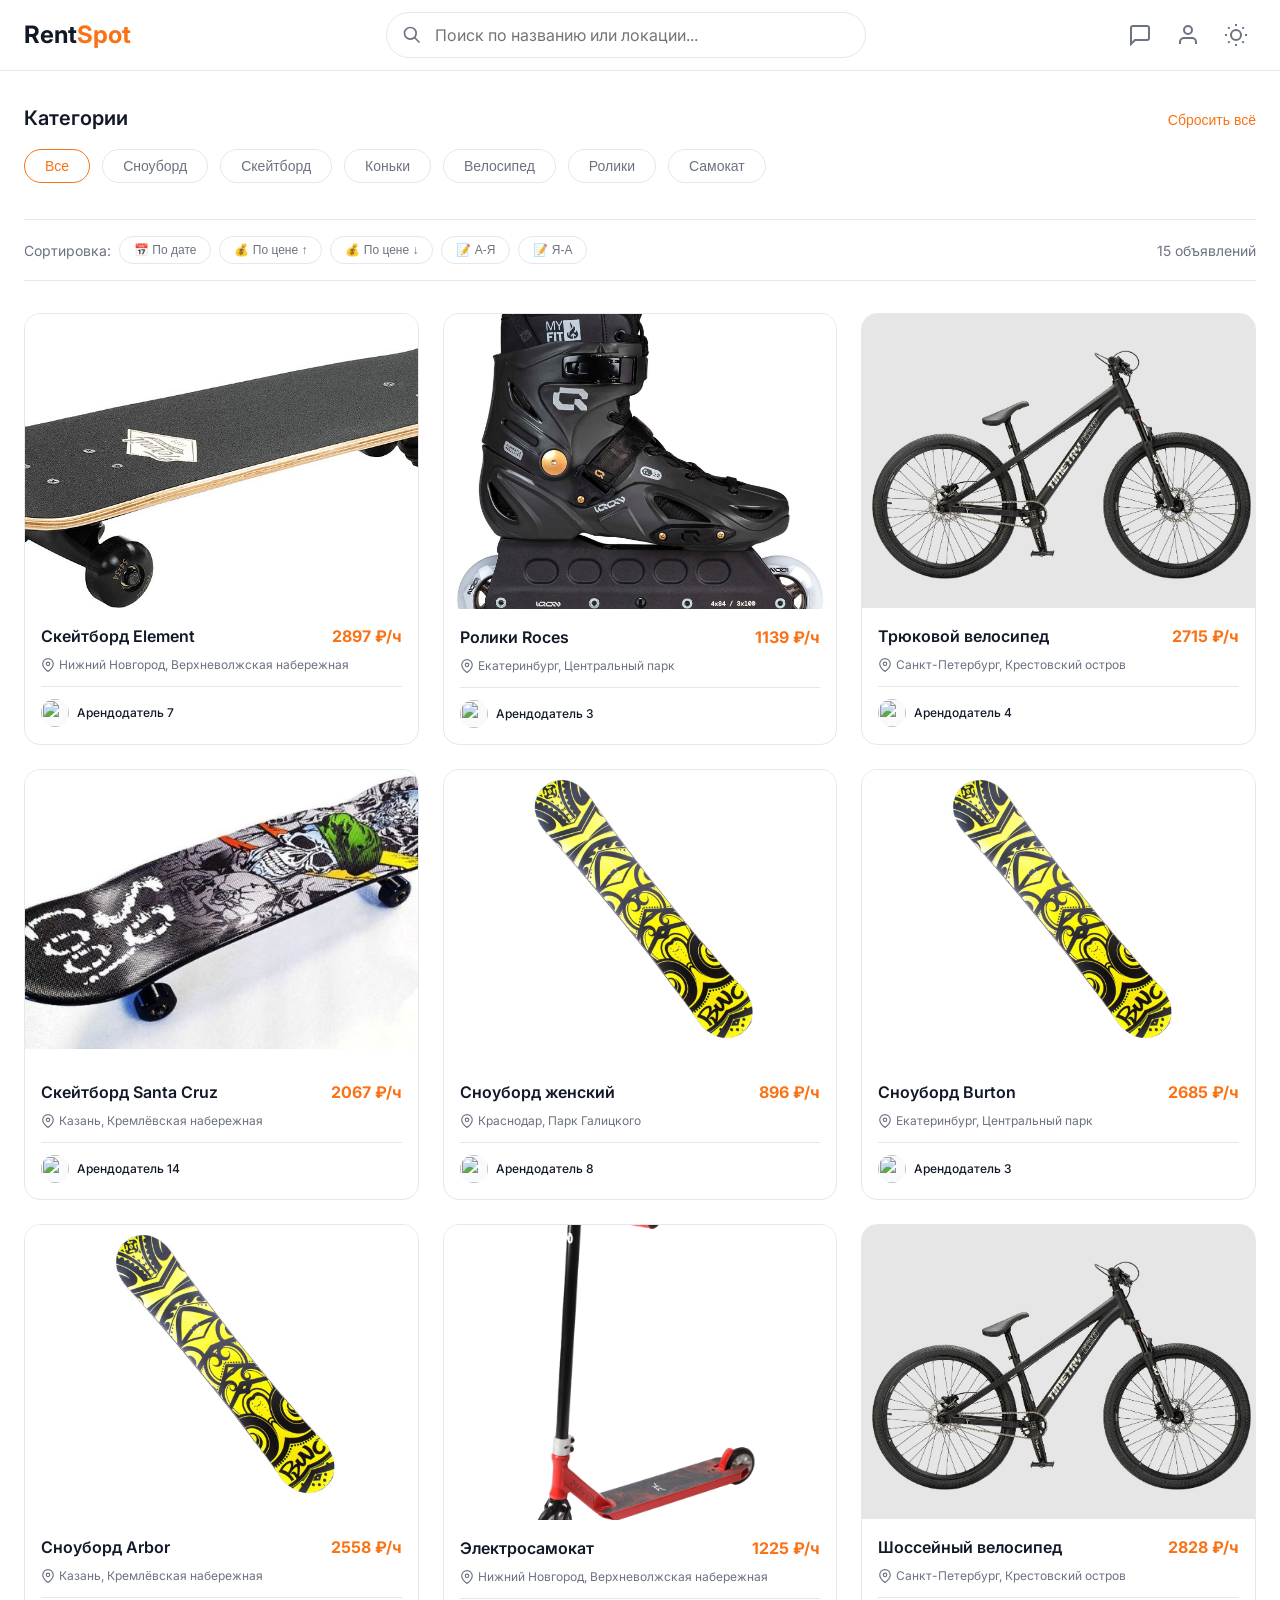
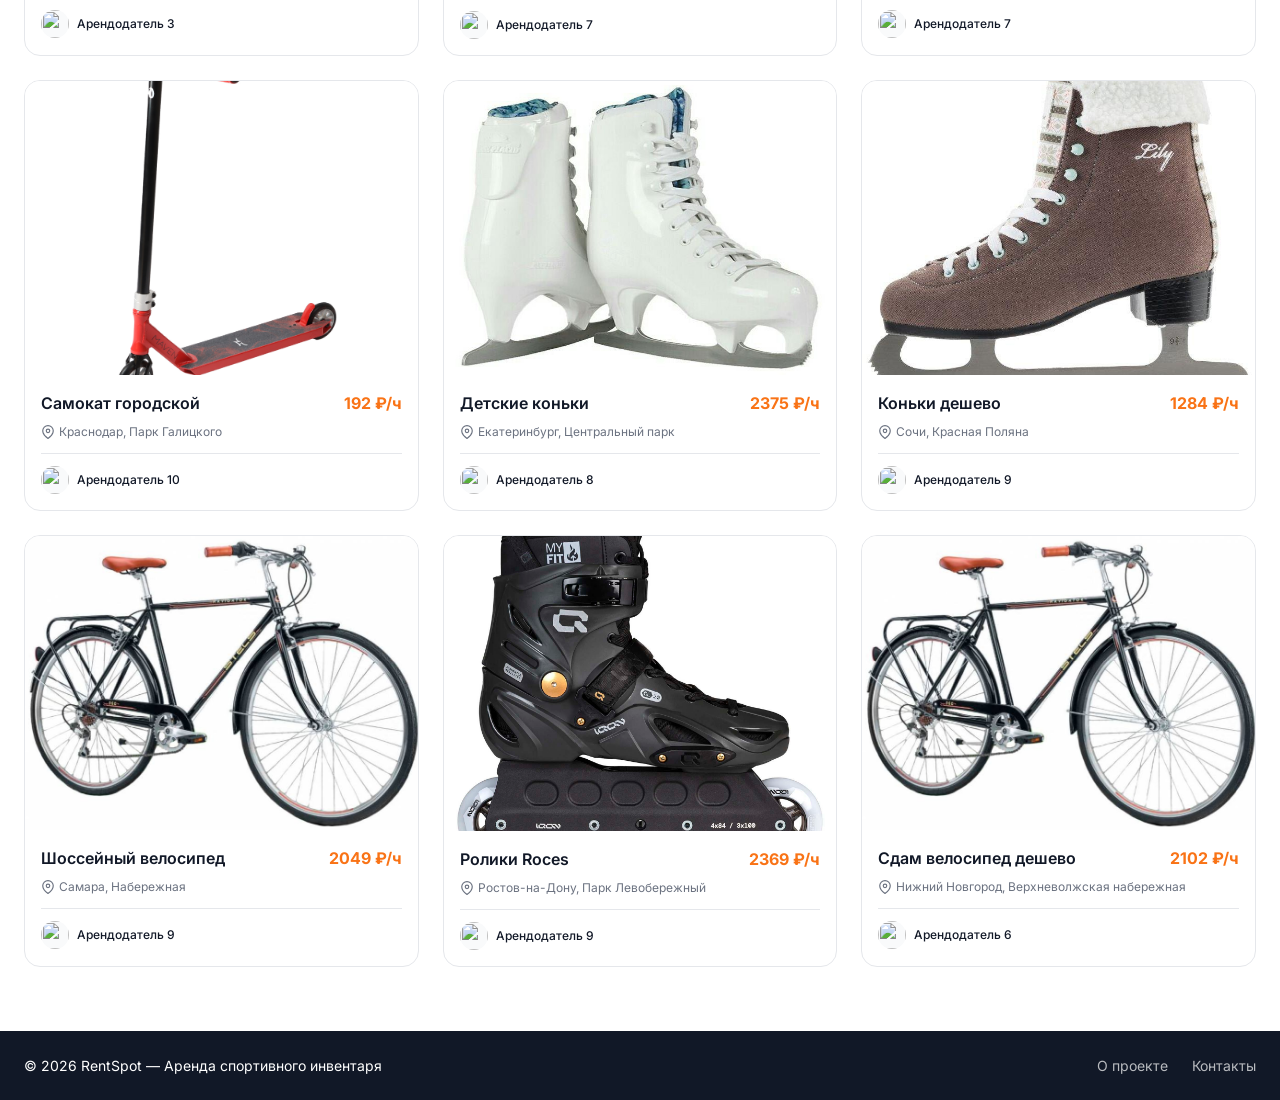
<file: RentSport/wwwroot/index.html>
<!DOCTYPE html>
<html lang="ru">
<head>
    <meta charset="UTF-8">
    <meta name="viewport" content="width=device-width, initial-scale=1.0, viewport-fit=cover">
    <title>RentSpot — Аренда спортивного инвентаря</title>
    <link rel="preconnect" href="https://fonts.googleapis.com">
    <link rel="preconnect" href="https://fonts.gstatic.com" crossorigin>
    <link href="https://fonts.googleapis.com/css2?family=Inter:opsz,wght@14..32,300;14..32,400;14..32,500;14..32,600;14..32,700&display=swap" rel="stylesheet">
    <link rel="stylesheet" href="css/index.css">
</head>
<body>

    <!-- шапка -->
    <header class="header">
        <div class="container header__container">
            <!-- Логотип -->
            <a href="index.html" class="logo">Rent<span>Spot</span></a>

            <!-- Поиск -->
            <div class="search-wrapper">
                <svg class="search-icon" width="20" height="20" viewBox="0 0 24 24" fill="none" stroke="currentColor" stroke-width="2">
                    <circle cx="10" cy="10" r="7" />
                    <line x1="21" y1="21" x2="15" y2="15" />
                </svg>
                <input type="text" id="searchInput" class="search-input" placeholder="Поиск по названию или локации...">
            </div>

            <!-- Кнопки в шапке -->
            <div class="header-actions">
                <a href="messages.html" class="icon-btn" aria-label="Сообщения">
                    <svg width="24" height="24" viewBox="0 0 24 24" fill="none" stroke="currentColor" stroke-width="2">
                        <path d="M21 15a2 2 0 0 1-2 2H7l-4 4V5a2 2 0 0 1 2-2h14a2 2 0 0 1 2 2z" />
                    </svg>
                </a>
                <a href="profile.html" class="icon-btn" aria-label="Профиль">
                    <svg width="24" height="24" viewBox="0 0 24 24" fill="none" stroke="currentColor" stroke-width="2">
                        <path d="M20 21v-2a4 4 0 0 0-4-4H8a4 4 0 0 0-4 4v2" />
                        <circle cx="12" cy="7" r="4" />
                    </svg>
                </a>
                <button id="themeToggle" class="icon-btn" aria-label="Тема">
                    <svg width="24" height="24" viewBox="0 0 24 24" fill="none" stroke="currentColor" stroke-width="2">
                        <circle cx="12" cy="12" r="5" />
                        <line x1="12" y1="1" x2="12" y2="3" />
                        <line x1="12" y1="21" x2="12" y2="23" />
                        <line x1="4.22" y1="4.22" x2="5.64" y2="5.64" />
                        <line x1="18.36" y1="18.36" x2="19.78" y2="19.78" />
                        <line x1="1" y1="12" x2="3" y2="12" />
                        <line x1="21" y1="12" x2="23" y2="12" />
                        <line x1="4.22" y1="19.78" x2="5.64" y2="18.36" />
                        <line x1="18.36" y1="5.64" x2="19.78" y2="4.22" />
                    </svg>
                </button>
            </div>
        </div>
    </header>

    <!-- тело -->
    <main class="main">
        <div class="container">

            <!-- категории -->
            <section class="categories-section">
                <div class="categories-header">
                    <h2 class="section-title">Категории</h2>
                    <button id="resetFiltersBtn" class="reset-link">Сбросить всё</button>
                </div>
                <div class="categories-wrapper">
                    <div class="categories" id="categoriesContainer"></div>
                </div>
            </section>

            <!-- сортировка -->
            <div class="sort-bar">
                <div class="sort-buttons">
                    <span class="sort-label">Сортировка:</span>
                    <button class="sort-btn" data-sort="default">📅 По дате</button>
                    <button class="sort-btn" data-sort="price-asc">💰 По цене ↑</button>
                    <button class="sort-btn" data-sort="price-desc">💰 По цене ↓</button>
                    <button class="sort-btn" data-sort="title-asc">📝 А-Я</button>
                    <button class="sort-btn" data-sort="title-desc">📝 Я-А</button>
                </div>
                <div class="results-count" id="resultsCount"></div>
            </div>

            <!-- сетка объявлений -->
            <div class="ads-grid" id="adsGrid">
                <div class="loading-spinner">
                    <div class="spinner"></div>
                    <p>Загрузка объявлений...</p>
                </div>
            </div>

        </div>
    </main>

    <!-- плавающая кнопка -->
    <a href="profile.html" class="fab" id="fabButton">
        <svg width="24" height="24" viewBox="0 0 24 24" fill="none" stroke="white" stroke-width="2">
            <line x1="12" y1="5" x2="12" y2="19" />
            <line x1="5" y1="12" x2="19" y2="12" />
        </svg>
    </a>

    <!-- футер -->
    <footer class="footer">
        <div class="container footer__container">
            <p>© 2026 RentSpot — Аренда спортивного инвентаря</p>
            <div class="footer-links">
                <a href="#">О проекте</a>
                <a href="#">Контакты</a>
            </div>
        </div>
    </footer>

    <script src="js/index.js"></script>
</body>
</html>
</file>
<file: RentSport/wwwroot/css/index.css>
/* глобальные переменные */
:root {
    --blue: #2563EB;
    --blue-dark: #1E40AF;
    --carrot: #F97316;
    --carrot-dark: #EA580C;
    --gray-bg: #F9FAFB;
    --gray-border: #E5E7EB;
    --text-primary: #111827;
    --text-secondary: #6B7280;
    --white: #FFFFFF;
    --shadow-hover: 0 10px 25px -5px rgba(37, 99, 235, 0.15);
    --radius-card: 16px;
    --radius-btn: 40px;
    --transition: all 0.2s ease;
}
/*-----------------------------------------------*/

/* базовые стили */
* {
    margin: 0;
    padding: 0;
    box-sizing: border-box;
}

body {
    font-family: 'Inter', system-ui, -apple-system, sans-serif;
    background: var(--white);
    color: var(--text-primary);
    line-height: 1.5;
    min-height: 100vh;
    display: flex;
    flex-direction: column;
}

.container {
    max-width: 1280px;
    margin: 0 auto;
    padding: 0 24px;
}
/*-----------------------------------------------*/

/* шапка и навигация */
.header {
    border-bottom: 1px solid var(--gray-border);
    background: rgba(255, 255, 255, 0.95);
    backdrop-filter: blur(8px);
    position: sticky;
    top: 0;
    z-index: 100;
}

.header__container {
    display: flex;
    align-items: center;
    justify-content: space-between;
    gap: 24px;
    padding: 12px 24px;
}

.logo {
    font-size: 1.5rem;
    font-weight: 700;
    text-decoration: none;
    color: var(--text-primary);
    flex-shrink: 0;
}

    .logo span {
        color: var(--carrot);
    }

/* Поиск */
.search-wrapper {
    flex: 1;
    max-width: 480px;
    position: relative;
}

.search-icon {
    position: absolute;
    left: 16px;
    top: 50%;
    transform: translateY(-50%);
    color: var(--text-secondary);
}

.search-input {
    width: 100%;
    padding: 12px 16px 12px 48px;
    border: 1.5px solid var(--gray-border);
    border-radius: var(--radius-btn);
    font-size: 1rem;
    transition: var(--transition);
    font-family: inherit;
}

    .search-input:focus {
        outline: none;
        border-color: var(--blue);
        box-shadow: 0 0 0 3px rgba(37, 99, 235, 0.1);
    }

/* Кнопки в шапке */
.header-actions {
    display: flex;
    gap: 8px;
}

.icon-btn {
    background: transparent;
    border: none;
    padding: 8px;
    cursor: pointer;
    color: var(--text-secondary);
    border-radius: 50%;
    transition: var(--transition);
    display: flex;
    align-items: center;
    justify-content: center;
}

    .icon-btn:hover {
        background: var(--gray-bg);
        color: var(--blue);
    }

/*-----------------------------------------------*/

/* основной контент*/
.main {
    flex: 1;
    padding: 32px 0 64px;
}
/*-----------------------------------------------*/

/* категории */
.categories-section {
    margin-bottom: 32px;
}

.categories-header {
    display: flex;
    justify-content: space-between;
    align-items: baseline;
    margin-bottom: 16px;
    flex-wrap: wrap;
    gap: 12px;
}

.section-title {
    font-size: 1.25rem;
    font-weight: 600;
}

.reset-link {
    background: none;
    border: none;
    color: var(--carrot);
    cursor: pointer;
    font-size: 0.875rem;
    font-weight: 500;
    transition: var(--transition);
}

    .reset-link:hover {
        color: var(--carrot-dark);
    }

.categories-wrapper {
    overflow-x: auto;
    -webkit-overflow-scrolling: touch;
    scrollbar-width: thin;
}

.categories {
    display: flex;
    gap: 12px;
    padding-bottom: 4px;
}

.category {
    padding: 8px 20px;
    border: 1.5px solid var(--gray-border);
    border-radius: 40px;
    background: var(--white);
    font-size: 0.875rem;
    font-weight: 500;
    cursor: pointer;
    transition: var(--transition);
    white-space: nowrap;
    color: var(--text-secondary);
}

    .category:hover {
        border-color: var(--blue);
        color: var(--blue);
    }

    .category.active {
        border-color: var(--carrot);
        color: var(--carrot);
    }
/*-----------------------------------------------*/

/* сортировка */
.sort-bar {
    display: flex;
    justify-content: space-between;
    align-items: center;
    flex-wrap: wrap;
    gap: 16px;
    margin-bottom: 32px;
    padding: 16px 0;
    border-top: 1px solid var(--gray-border);
    border-bottom: 1px solid var(--gray-border);
}

.sort-buttons {
    display: flex;
    flex-wrap: wrap;
    gap: 8px;
    align-items: center;
}

.sort-label {
    font-size: 0.875rem;
    color: var(--text-secondary);
}

.sort-btn {
    padding: 6px 14px;
    border: 1px solid var(--gray-border);
    border-radius: 32px;
    background: var(--white);
    font-size: 0.75rem;
    font-weight: 500;
    cursor: pointer;
    transition: var(--transition);
    color: var(--text-secondary);
}

    .sort-btn:hover {
        border-color: var(--blue);
        color: var(--blue);
    }

.results-count {
    font-size: 0.875rem;
    color: var(--text-secondary);
}
/*-----------------------------------------------*/

/* сетка карточек */
.ads-grid {
    display: grid;
    grid-template-columns: repeat(auto-fill, minmax(280px, 1fr));
    gap: 24px;
}
/*-----------------------------------------------*/

/* карточка объявления */
.ad-card {
    background: var(--white);
    border: 1px solid var(--gray-border);
    border-radius: var(--radius-card);
    overflow: hidden;
    transition: var(--transition);
    cursor: pointer;
    text-decoration: none;
    color: inherit;
    display: block;
}

    .ad-card:hover {
        border-color: var(--blue);
        transform: translateY(-2px);
        box-shadow: var(--shadow-hover);
    }

.card-image {
    aspect-ratio: 4 / 3;
    background: var(--gray-bg);
    overflow: hidden;
}

    .card-image img {
        width: 100%;
        height: 100%;
        object-fit: cover;
        transition: transform 0.3s ease;
    }

.ad-card:hover .card-image img {
    transform: scale(1.02);
}

.card-content {
    padding: 16px;
}

.card-title {
    font-size: 1rem;
    font-weight: 600;
    margin-bottom: 8px;
    display: flex;
    justify-content: space-between;
    align-items: start;
    gap: 8px;
}

.card-price {
    color: var(--carrot);
    font-weight: 700;
    white-space: nowrap;
}

.card-location {
    display: flex;
    align-items: center;
    gap: 4px;
    font-size: 0.75rem;
    color: var(--text-secondary);
    margin-bottom: 12px;
}

.card-owner {
    display: flex;
    align-items: center;
    gap: 8px;
    padding-top: 12px;
    border-top: 1px solid var(--gray-border);
    font-size: 0.75rem;
}

.owner-avatar {
    width: 28px;
    height: 28px;
    border-radius: 50%;
    object-fit: cover;
    background: var(--gray-bg);
}

.owner-name {
    font-weight: 500;
    color: var(--text-primary);
}
/*-----------------------------------------------*/

/* спинер загрузки */
.loading-spinner {
    grid-column: 1 / -1;
    text-align: center;
    padding: 48px;
}

.spinner {
    width: 40px;
    height: 40px;
    border: 3px solid var(--gray-border);
    border-top-color: var(--blue);
    border-radius: 50%;
    animation: spin 0.8s linear infinite;
    margin: 0 auto 16px;
}

@keyframes spin {
    to {
        transform: rotate(360deg);
    }
}
/*-----------------------------------------------*/

/* плавающая кнопка */
.fab {
    position: fixed;
    bottom: 24px;
    right: 24px;
    width: 56px;
    height: 56px;
    background: var(--blue);
    color: white;
    border-radius: 50%;
    display: flex;
    align-items: center;
    justify-content: center;
    box-shadow: 0 4px 12px rgba(37, 99, 235, 0.3);
    transition: var(--transition);
    z-index: 90;
    text-decoration: none;
}

    .fab:hover {
        background: var(--blue-dark);
        transform: scale(1.05);
    }
/*-----------------------------------------------*/

/* футер */
.footer {
    background: var(--text-primary);
    color: var(--white);
    padding: 24px 0;
    margin-top: auto;
}

.footer__container {
    display: flex;
    justify-content: space-between;
    align-items: center;
    flex-wrap: wrap;
    gap: 16px;
    font-size: 0.875rem;
}

.footer-links {
    display: flex;
    gap: 24px;
}

    .footer-links a {
        color: var(--white);
        text-decoration: none;
        opacity: 0.7;
        transition: var(--transition);
    }

        .footer-links a:hover {
            opacity: 1;
            color: var(--carrot);
        }

/*-----------------------------------------------*/

/* адаптивность */
@media (max-width: 768px) {
    .container {
        padding: 0 16px;
    }

    .header__container {
        flex-wrap: wrap;
        gap: 12px;
        padding: 12px 16px;
    }

    .search-wrapper {
        order: 3;
        max-width: 100%;
        width: 100%;
    }

    .logo {
        font-size: 1.25rem;
    }

    .ads-grid {
        grid-template-columns: 1fr;
        gap: 16px;
    }

    .sort-bar {
        flex-direction: column;
        align-items: stretch;
    }

    .sort-buttons {
        justify-content: center;
    }

    .results-count {
        text-align: center;
    }

    .categories {
        gap: 8px;
    }

    .category {
        padding: 6px 16px;
        font-size: 0.75rem;
    }

    .fab {
        display: flex;
    }
}

@media (min-width: 769px) and (max-width: 1023px) {
    .ads-grid {
        grid-template-columns: repeat(2, 1fr);
    }

    .fab {
        display: none;
    }
}

@media (min-width: 1024px) {
    .ads-grid {
        grid-template-columns: repeat(3, 1fr);
    }

    .fab {
        display: none;
    }
}
/*-----------------------------------------------*/

/* темная тема */
body.dark-theme {
    --gray-bg: #1F2937;
    --gray-border: #374151;
    --text-primary: #F9FAFB;
    --text-secondary: #9CA3AF;
    --white: #111827;
}

    body.dark-theme .header {
        background: rgba(17, 24, 39, 0.95);
    }

    body.dark-theme .ad-card {
        background: #1F2937;
    }

    body.dark-theme .card-owner {
        border-top-color: #374151;
    }

    body.dark-theme .search-input,
    body.dark-theme .category,
    body.dark-theme .sort-btn {
        background: #1F2937;
        border-color: #374151;
        color: #F9FAFB;
    }

        body.dark-theme .search-input:focus {
            border-color: var(--blue);
        }

    body.dark-theme .footer {
        background: #0F172A;
    }

/*-----------------------------------------------*/
</file>
